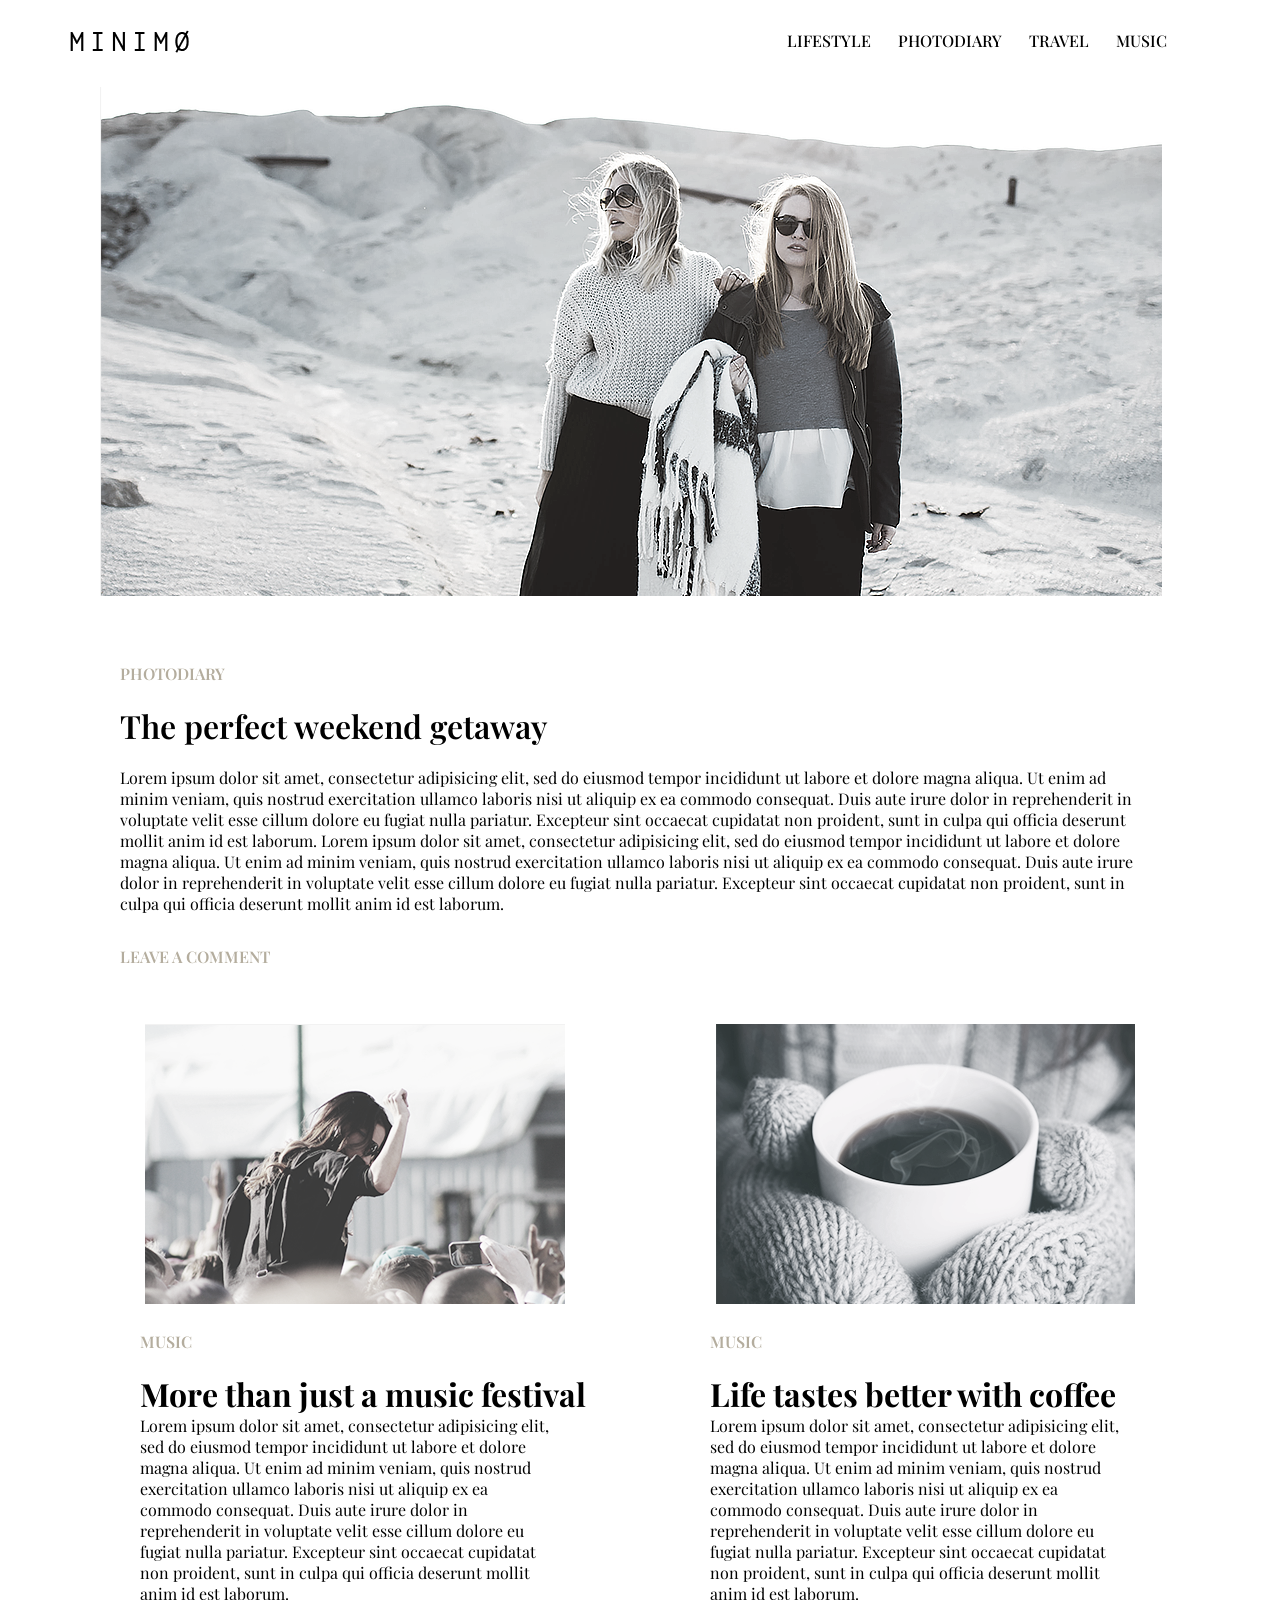
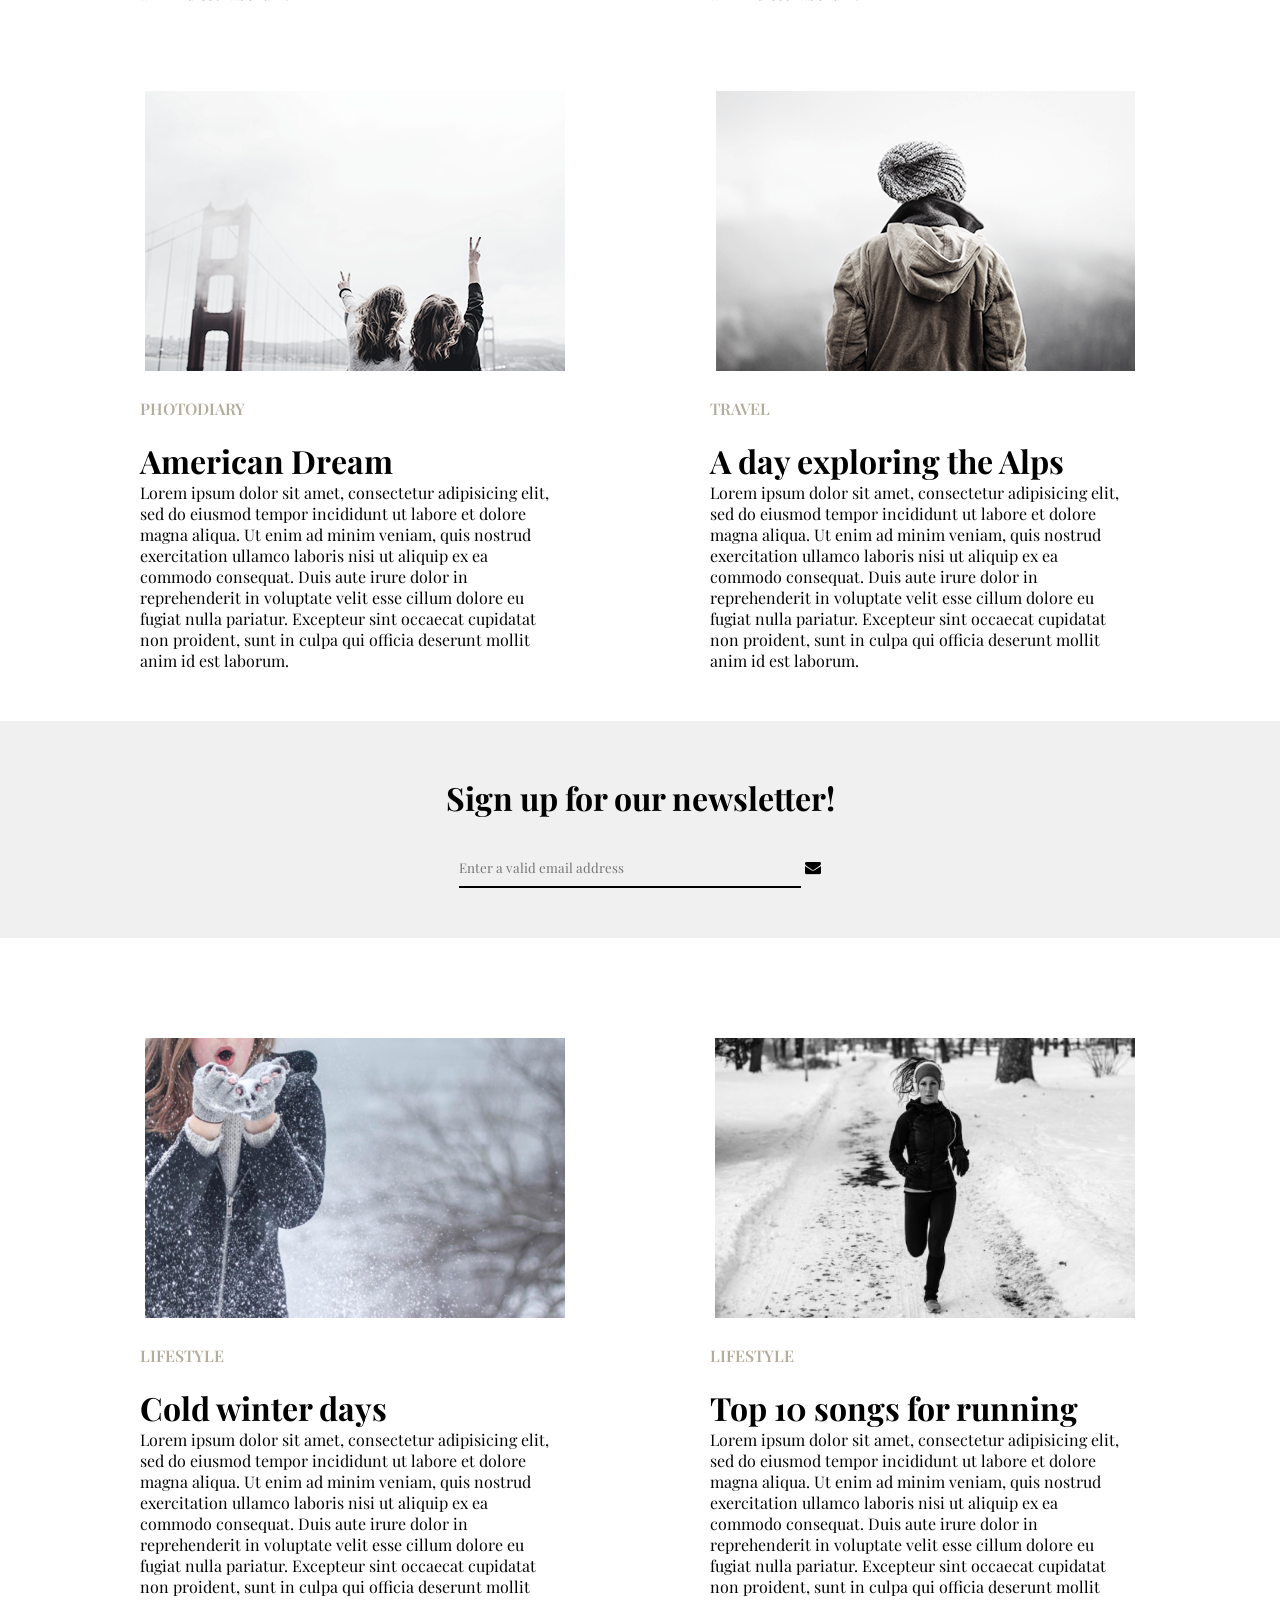
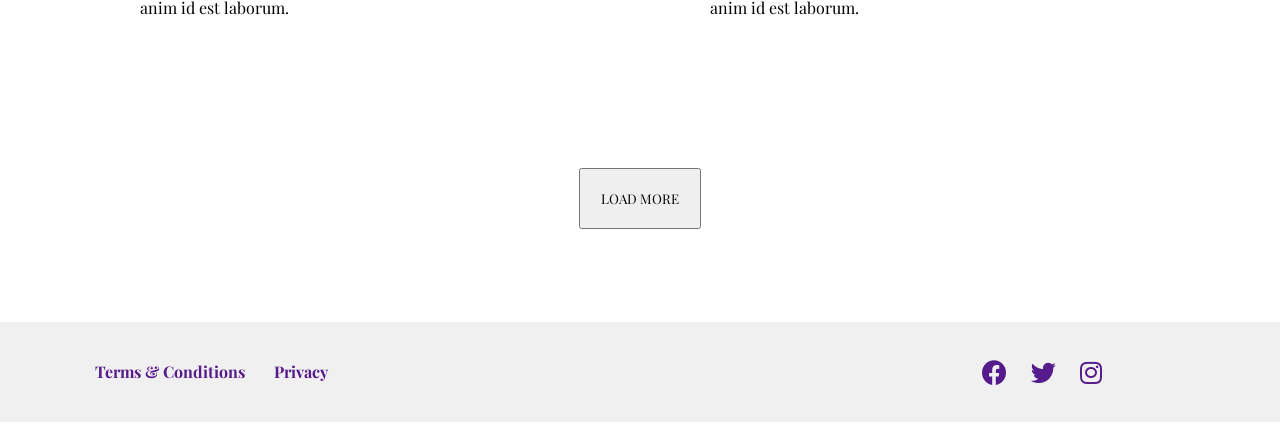
<file: index.html>
<!-- check check -->
<!DOCTYPE html>
<html lang="en">
<head>
    <meta charset="UTF-8">
    <title>Minimo</title>
    <link rel="stylesheet" href="css/style.css">
    <link rel="stylesheet" href="https://cdnjs.cloudflare.com/ajax/libs/font-awesome/5.14.0/css/all.min.css">
    <link rel="stylesheet" href="https://stackpath.bootstrapcdn.com/font-awesome/4.7.0/css/font-awesome.min.css">
    <div class="container">
        <div class="nav">
            <div class="nav-l">
                <img src="img/logo.png" alt="">
            </div>
            <div class="nav-r">
                <ul>
                    <li>LIFESTYLE</li>
                    <li>PHOTODIARY</li>
                    <li>TRAVEL</li>
                    <li>MUSIC</li>
                </ul>
            </div>
        </div>
    </div>

    <div class="banner">
            <img src="img/banner.png" alt="" class="image">
    </div><br><br><br>

    <div class="text-container">
        <p class="p1 special">PHOTODIARY</p>
        <h1>The perfect weekend getaway</h1>
        <p class="p1">Lorem ipsum dolor sit amet, consectetur adipisicing elit, sed do eiusmod tempor incididunt ut labore et dolore magna aliqua. Ut enim ad minim veniam, quis nostrud exercitation ullamco laboris nisi ut aliquip ex ea commodo consequat. Duis aute irure dolor in reprehenderit in voluptate velit esse cillum dolore eu fugiat nulla pariatur. Excepteur sint occaecat cupidatat non proident, sunt in culpa qui officia deserunt mollit anim id est laborum. Lorem ipsum dolor sit amet, consectetur adipisicing elit, sed do eiusmod tempor incididunt ut labore et dolore magna aliqua. Ut enim ad minim veniam, quis nostrud exercitation ullamco laboris nisi ut aliquip ex ea commodo consequat. Duis aute irure dolor in reprehenderit in voluptate velit esse cillum dolore eu fugiat nulla pariatur. Excepteur sint occaecat cupidatat non proident, sunt in culpa qui officia deserunt mollit anim id est laborum.</p>
        <p class="p1 special2">LEAVE A COMMENT</p>
    </div>

    <div class="container">
        <div class="post">
            <div class="left-content">
                <img src="img/post-1.png" alt="">
                <p class="para special">MUSIC</p>
                <h1 class="hate">More than just a music festival</h1>
                <p class="para2">Lorem ipsum dolor sit amet, consectetur adipisicing elit, sed do eiusmod tempor incididunt ut labore et dolore magna aliqua. Ut enim ad minim veniam, quis nostrud exercitation ullamco laboris nisi ut aliquip ex ea commodo consequat. Duis aute irure dolor in reprehenderit in voluptate velit esse cillum dolore eu fugiat nulla pariatur. Excepteur sint occaecat cupidatat non proident, sunt in culpa qui officia deserunt mollit anim id est laborum.</p>
            </div>
            <div class="right-content">
                <img src="img/post-2.png" alt="">
                <p class="para special"> MUSIC</p>
                <h1 class="hate">Life tastes better with coffee</h1>
                <p class="para2">Lorem ipsum dolor sit amet, consectetur adipisicing elit, sed do eiusmod tempor incididunt ut labore et dolore magna aliqua. Ut enim ad minim veniam, quis nostrud exercitation ullamco laboris nisi ut aliquip ex ea commodo consequat. Duis aute irure dolor in reprehenderit in voluptate velit esse cillum dolore eu fugiat nulla pariatur. Excepteur sint occaecat cupidatat non proident, sunt in culpa qui officia deserunt mollit anim id est laborum.</p>
            </div>
        </div>

        <div class="post">
            <div class="left-content">
                <img src="img/post-3.png" alt="">
                <p class="para special">PHOTODIARY</p>
                <h1 class="hate">American Dream</h1>
                <p class="para2">Lorem ipsum dolor sit amet, consectetur adipisicing elit, sed do eiusmod tempor incididunt ut labore et dolore magna aliqua. Ut enim ad minim veniam, quis nostrud exercitation ullamco laboris nisi ut aliquip ex ea commodo consequat. Duis aute irure dolor in reprehenderit in voluptate velit esse cillum dolore eu fugiat nulla pariatur. Excepteur sint occaecat cupidatat non proident, sunt in culpa qui officia deserunt mollit anim id est laborum.</p>
            </div>
            <div class="right-content">
                <img src="img/post-4.png" alt="">
                <p class="para special">TRAVEL</p>
                <h1 class="hate">A day exploring the Alps</h1>
                <p class="para2">Lorem ipsum dolor sit amet, consectetur adipisicing elit, sed do eiusmod tempor incididunt ut labore et dolore magna aliqua. Ut enim ad minim veniam, quis nostrud exercitation ullamco laboris nisi ut aliquip ex ea commodo consequat. Duis aute irure dolor in reprehenderit in voluptate velit esse cillum dolore eu fugiat nulla pariatur. Excepteur sint occaecat cupidatat non proident, sunt in culpa qui officia deserunt mollit anim id est laborum.</p>
            </div>
        </div><br><br><br>
    </div>

    <div class="form">
        <div class="container haters">
            <h1 class="hatersh1">Sign up for our newsletter!</h1>
            <input type="text" placeholder="Enter a valid email address" class="haterz">
            <i class="fa fa-envelope" aria-hidden="true"></i>
        </div>
    </div><br><br><br>

    <div class="container">
        <div class="post">
            <div class="left-content">
                <img src="img/post-5.png" alt="">
                <p class="para special">LIFESTYLE</p>
                <h1 class="hate">Cold winter days</h1>
                <p class="para2">Lorem ipsum dolor sit amet, consectetur adipisicing elit, sed do eiusmod tempor incididunt ut labore et dolore magna aliqua. Ut enim ad minim veniam, quis nostrud exercitation ullamco laboris nisi ut aliquip ex ea commodo consequat. Duis aute irure dolor in reprehenderit in voluptate velit esse cillum dolore eu fugiat nulla pariatur. Excepteur sint occaecat cupidatat non proident, sunt in culpa qui officia deserunt mollit anim id est laborum.</p>
            </div>
            <div class="right-content">
                <img src="img/post-6.png" alt="" width="420px" height="280px">
                <p class="para special">LIFESTYLE</p>
                <h1 class="hate">Top 10 songs for running</h1>
                <p class="para2">Lorem ipsum dolor sit amet, consectetur adipisicing elit, sed do eiusmod tempor incididunt ut labore et dolore magna aliqua. Ut enim ad minim veniam, quis nostrud exercitation ullamco laboris nisi ut aliquip ex ea commodo consequat. Duis aute irure dolor in reprehenderit in voluptate velit esse cillum dolore eu fugiat nulla pariatur. Excepteur sint occaecat cupidatat non proident, sunt in culpa qui officia deserunt mollit anim id est laborum.</p>
            </div>
        </div>
    </div><br><br><br>

    <div class="container">
        <div class="post sp3">
            <button class="btn">LOAD MORE</button>
        </div>
    </div><br><br><br>

    <div class="last">
        <div class="container-last">
                <div class="footer-left">
                    <ul>
                        <li><a href="">Terms & Conditions</a></li>
                        <li><a href="">Privacy</a></li>
                    </ul>
                </div>
                <div class="footer-right">
                    <ul>
                        <li><a href=""><i><i class="fab fa-facebook-f"></i></i></a></li>
                        <li><a href=""><i><i class="fab fa-twitter"></i></i></a></li>
                        <li><a href=""><i><i class="fab fa-instagram"></i></i></a></li>
                    </ul>
                </div>
        </div>
    </div>




</head>
<body>

</body>
</html>
</file>
<file: css/style.css>
@import url('https://fonts.googleapis.com/css2?family=Playfair+Display:ital,wght@0,400;0,500;0,600;0,700;0,800;0,900;1,400&display=swap');

*{
    margin: 0;
    padding: 0;
    list-style: none;
    text-decoration: none;
    box-sizing: border-box;
    font-family: 'Playfair Display', serif;
}

.container {
    width: 1140px;
    height: auto;
    margin: 0 auto;
    display: flow-root;
}

.nav{
    width: 100%;
    float: left;
    padding: 30px 0px;
    display: flow-root;
}
.nav-l{
    width: 30%;
    float: left;
}

.nav-r{
    width: 70%;
    float: right;
    text-align: right;
    display: inline-block;
    padding-right: 20px;
    font-weight: 500;
}

.nav-r li{
    display: inline-block ;
    margin-right: 23px;
}

.banner{
    width: 1140px;
    margin: 0 auto ;
}

.image{
    margin-left: 30px;
}

.text-container {
    width: 1140px;
    height: auto;
    margin: 0 auto;
    display: flow-root;
}

.p1{
    margin-left: 50px;
    margin-bottom: 20px;
    margin-right: 70px;
}

.text-container h1{
    margin-left: 50px;
    margin-bottom: 20px;
    font-weight: 600;
}

.special{
    color: #b4ad9e;
    font-weight: 600;
}

.special2{
    margin-top: 32px;
    color: #b4ad9e;
    font-weight: 600;
}

.post{
    margin: 37px 0 30px 0px;
    width: 100%;
    display: flow-root;
    float: left;
    text-align: center;
}

.post .left-content{
    margin-top: 10px;
    width: 50%;
    float: left;
    margin: 0 auto;
}

.post .right-content{
    width: 50%;
    float: left;
    margin: 0 auto;
}

.para{
    text-align: left;
    margin-top: 23px;
    margin-left: 70px;
    margin-bottom: 20px;
}

.hate{
    text-align: left;
    margin-left: 70px;
}

.para2 {
    text-align: left;
    margin-left: 70px;
    margin-right: 80px;
    margin-bottom: 20px;
}

.form {
    width: 100%;
    background-color: #f0f0f0;
    height: auto;
    margin: 0 auto;
}

.haters{
    text-align: center;
}

.hatersh1{
    margin-top: 55px;
    margin-bottom: 30px;
}

.haterz{
    width: 30%;;
    margin-bottom: 50px;
    border: none;
    border-bottom: 2px solid black;
    padding-top: 10px;
    padding-bottom: 10px;
    background: transparent;
}

.haterz:focus{
    outline: none;
}

.btn{
    padding: 20px;
    cursor: pointer;
}

.sp3{
    margin-bottom: 30px ;
}

.last{
    width: 100%;
    height: 100px;
    background-color:#f0f0f0;
    line-height: 100px;
}

.container-last{
    width: 1140px;
    height: auto;
    margin: 0 auto;
    display: flex;
}

.footer-left{
    flex: 4;
}

.footer-right{
    flex: 1;
}

.footer-left ul li{
    display: inline-block;
    padding-left: 25px;
    font-weight: 700;
}


.footer-right ul li{
    display: inline-block;
    padding-right: 20px;
    font-weight: 700;
}

.footer-right ul li a{
    font-size: 25px;
}
</file>
